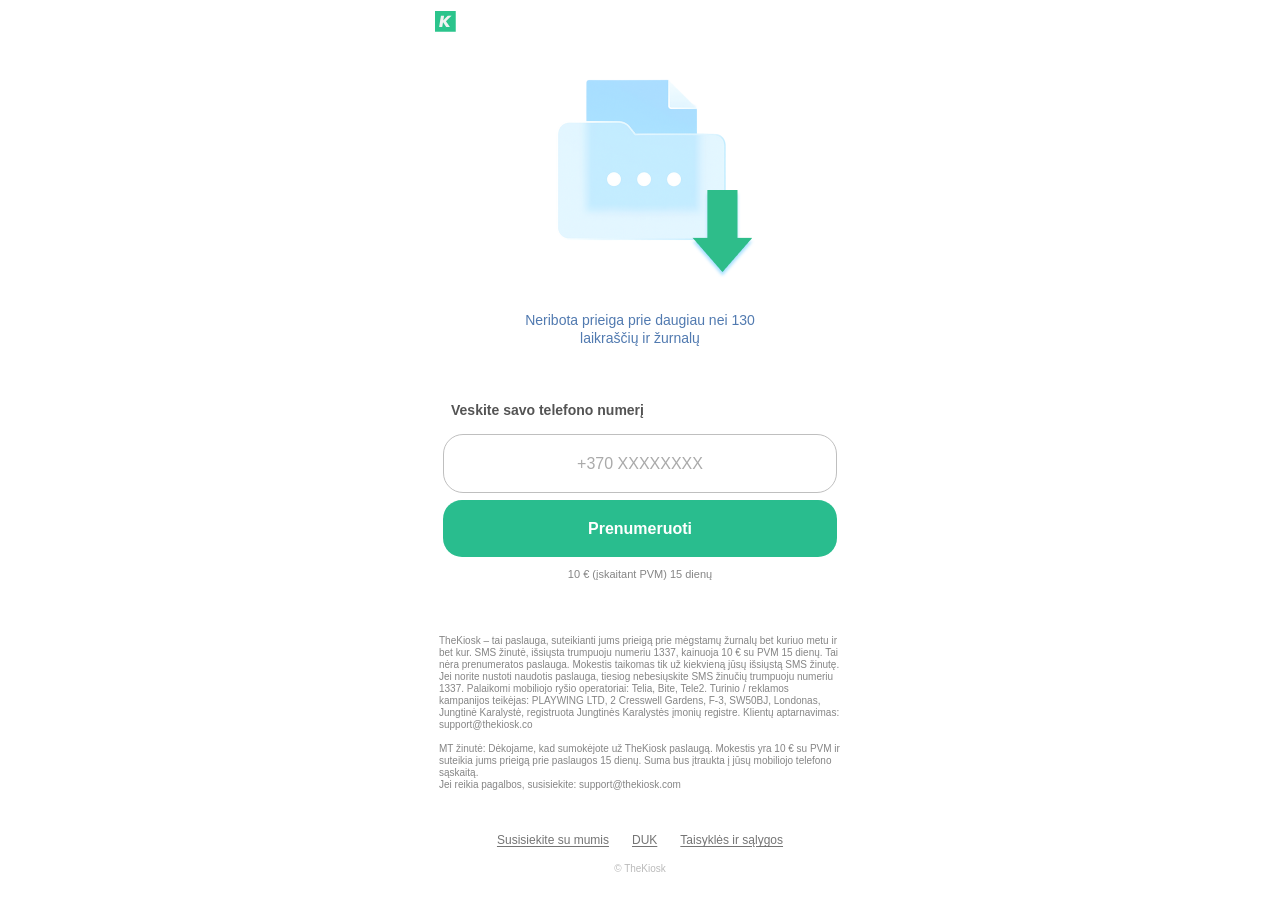
<file: index.html>
<!doctype html>
<html lang="lt"><head><meta charset="utf-8"><meta name="viewport" content="width=device-width, initial-scale=1"><meta name="theme-color" content="#29bd8e"><title>The Kiosk | Žurnalai</title><link rel="icon" href="Kiosk%20LOGO_FILL.jpg"><link rel="stylesheet" href="styles.css"></head><body><div class="landing"><header class="landing-header"><a href="index.html" aria-label="The Kiosk – pradinis puslapis"><img src="Kiosk%20LOGO_FILL.jpg" width="21" height="21" alt="The Kiosk"></a></header><main><img class="hero" src="IMG.png" alt=""><h1>Neribota prieiga prie daugiau nei 130<br class="wide-break"> laikraščių ir žurnalų</h1><form id="subscribe-form"><label for="msisdn">Veskite savo telefono numerį</label><input id="msisdn" name="msisdn" type="tel" inputmode="tel" autocomplete="tel" placeholder="+370 XXXXXXXX" aria-describedby="phone-error price" required><p id="phone-error" class="field-error" role="alert" hidden>Įveskite galiojantį Lietuvos mobiliojo telefono numerį: +370 ir 8 skaitmenys.</p><button type="submit">Prenumeruoti</button><p id="price" class="price">10 € (įskaitant PVM) 15 dienų</p></form><div class="disclaimer"><p>TheKiosk – tai paslauga, suteikianti jums prieigą prie mėgstamų žurnalų bet kuriuo metu ir bet kur. SMS žinutė, išsiųsta trumpuoju numeriu 1337, kainuoja 10 € su PVM 15 dienų. Tai nėra prenumeratos paslauga. Mokestis taikomas tik už kiekvieną jūsų išsiųstą SMS žinutę. Jei norite nustoti naudotis paslauga, tiesiog nebesiųskite SMS žinučių trumpuoju numeriu 1337. Palaikomi mobiliojo ryšio operatoriai: Telia, Bite, Tele2. Turinio / reklamos kampanijos teikėjas: PLAYWING LTD, 2 Cresswell Gardens, F-3, SW50BJ, Londonas, Jungtinė Karalystė, registruota Jungtinės Karalystės įmonių registre. Klientų aptarnavimas: <a href="mailto:support@thekiosk.co">support@thekiosk.co</a></p><p>MT žinutė: Dėkojame, kad sumokėjote už TheKiosk paslaugą. Mokestis yra 10 € su PVM ir suteikia jums prieigą prie paslaugos 15 dienų. Suma bus įtraukta į jūsų mobiliojo telefono sąskaitą.<br>Jei reikia pagalbos, susisiekite: <a href="mailto:support@thekiosk.com">support@thekiosk.com</a></p></div></main><footer class="footer"><nav aria-label="Informacija ir pagalba"><a href="contact.html">Susisiekite su mumis</a><a href="faq.html">DUK</a><a href="terms.html">Taisyklės ir sąlygos</a></nav><p>© TheKiosk</p></footer></div><script src="script.js"></script></body></html>
</file>
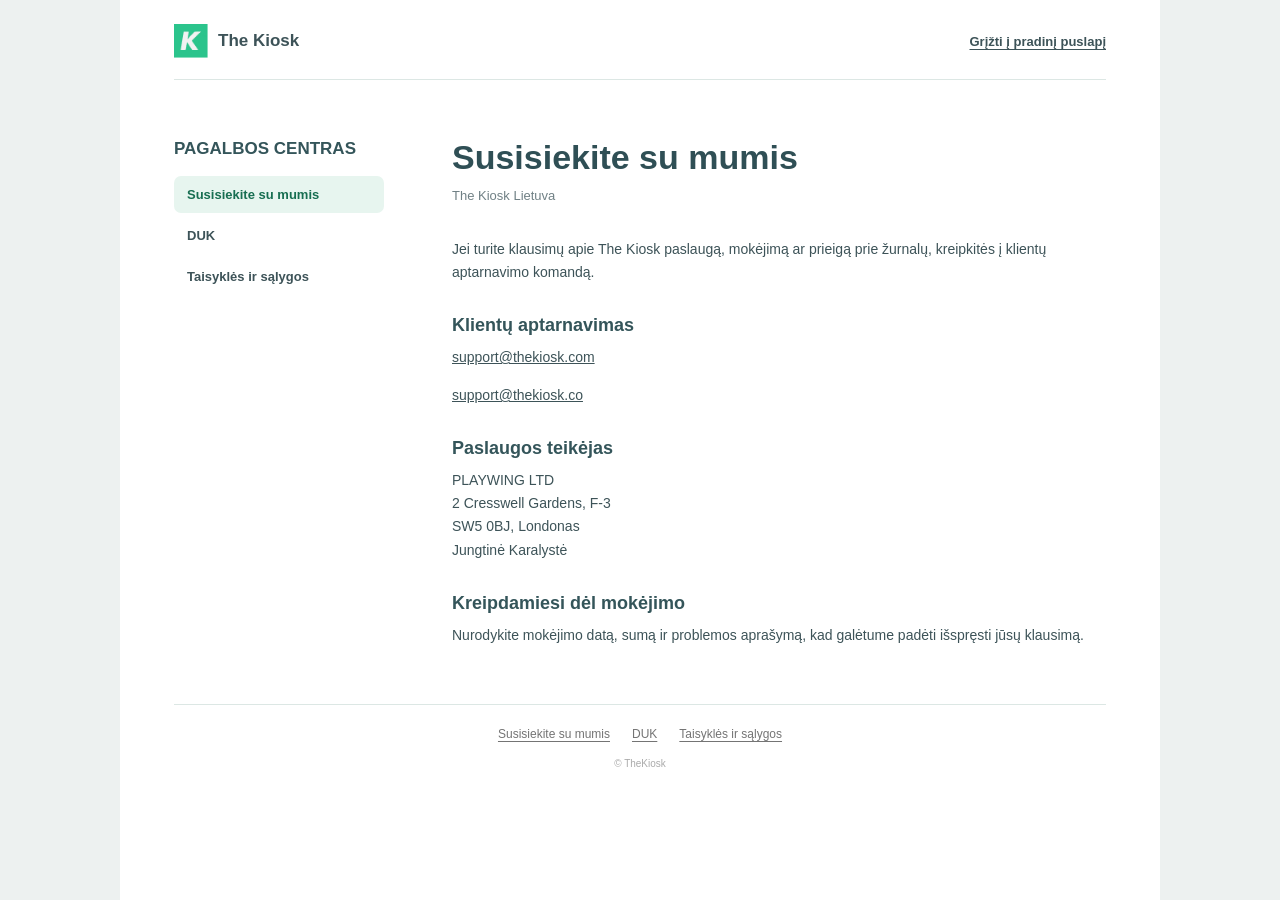
<file: contact.html>
<!doctype html><html lang="lt"><head><meta charset="utf-8"><meta name="viewport" content="width=device-width, initial-scale=1"><meta name="theme-color" content="#29bd8e"><title>Susisiekite su mumis | The Kiosk</title><link rel="icon" href="Kiosk%20LOGO_FILL.jpg"><link rel="stylesheet" href="legal.css"></head><body><div class="legal-page"><header class="legal-header"><a class="legal-brand" href="index.html"><img src="Kiosk%20LOGO_FILL.jpg" width="34" height="34" alt="">The Kiosk</a><a class="back" href="index.html">Grįžti į pradinį puslapį</a></header><div class="legal-layout"><aside class="side"><h2>PAGALBOS CENTRAS</h2><nav aria-label="Pagalbos centras"><a href="contact.html" class="active" aria-current="page">Susisiekite su mumis</a><a href="faq.html">DUK</a><a href="terms.html">Taisyklės ir sąlygos</a></nav></aside><main class="content"><h1>Susisiekite su mumis</h1><p class="updated">The Kiosk Lietuva</p><p>Jei turite klausimų apie The Kiosk paslaugą, mokėjimą ar prieigą prie žurnalų, kreipkitės į klientų aptarnavimo komandą.</p><h2>Klientų aptarnavimas</h2><p><a class="email" href="mailto:support@thekiosk.com">support@thekiosk.com</a></p><p><a href="mailto:support@thekiosk.co">support@thekiosk.co</a></p><h2>Paslaugos teikėjas</h2><p>PLAYWING LTD<br>2 Cresswell Gardens, F-3<br>SW5 0BJ, Londonas<br>Jungtinė Karalystė</p><h2>Kreipdamiesi dėl mokėjimo</h2><p>Nurodykite mokėjimo datą, sumą ir problemos aprašymą, kad galėtume padėti išspręsti jūsų klausimą.</p></main></div><footer class="footer"><nav aria-label="Informacija ir pagalba"><a href="contact.html">Susisiekite su mumis</a><a href="faq.html">DUK</a><a href="terms.html">Taisyklės ir sąlygos</a></nav><p>© TheKiosk</p></footer></div></body></html>
</file>
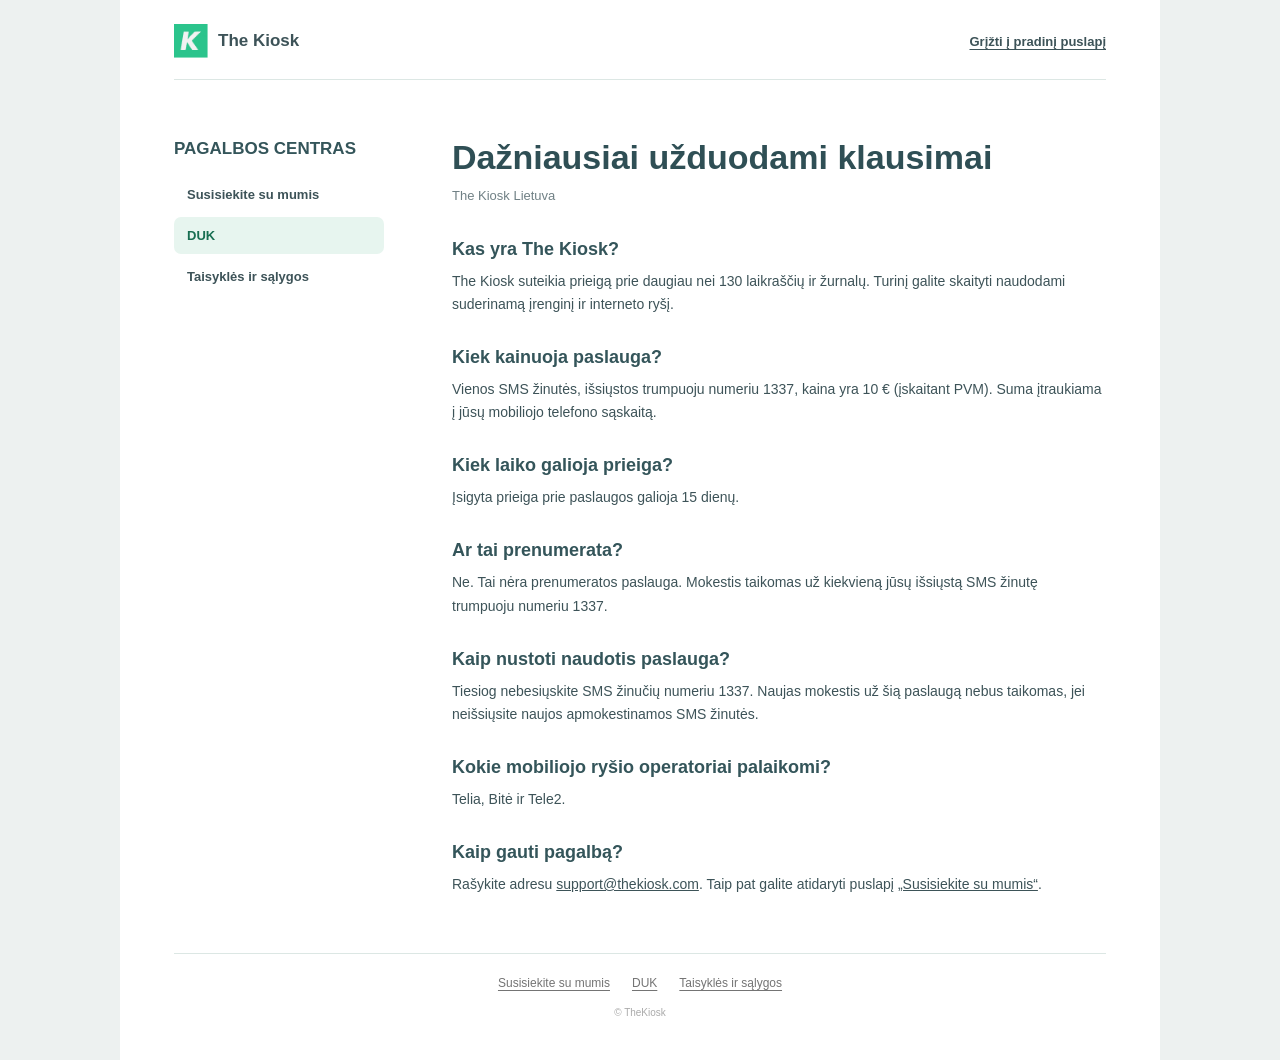
<file: faq.html>
<!doctype html><html lang="lt"><head><meta charset="utf-8"><meta name="viewport" content="width=device-width, initial-scale=1"><meta name="theme-color" content="#29bd8e"><title>Dažniausiai užduodami klausimai | The Kiosk</title><link rel="icon" href="Kiosk%20LOGO_FILL.jpg"><link rel="stylesheet" href="legal.css"></head><body><div class="legal-page"><header class="legal-header"><a class="legal-brand" href="index.html"><img src="Kiosk%20LOGO_FILL.jpg" width="34" height="34" alt="">The Kiosk</a><a class="back" href="index.html">Grįžti į pradinį puslapį</a></header><div class="legal-layout"><aside class="side"><h2>PAGALBOS CENTRAS</h2><nav aria-label="Pagalbos centras"><a href="contact.html">Susisiekite su mumis</a><a href="faq.html" class="active" aria-current="page">DUK</a><a href="terms.html">Taisyklės ir sąlygos</a></nav></aside><main class="content"><h1>Dažniausiai užduodami klausimai</h1><p class="updated">The Kiosk Lietuva</p><h2>Kas yra The Kiosk?</h2><p>The Kiosk suteikia prieigą prie daugiau nei 130 laikraščių ir žurnalų. Turinį galite skaityti naudodami suderinamą įrenginį ir interneto ryšį.</p><h2>Kiek kainuoja paslauga?</h2><p>Vienos SMS žinutės, išsiųstos trumpuoju numeriu 1337, kaina yra 10 € (įskaitant PVM). Suma įtraukiama į jūsų mobiliojo telefono sąskaitą.</p><h2>Kiek laiko galioja prieiga?</h2><p>Įsigyta prieiga prie paslaugos galioja 15 dienų.</p><h2>Ar tai prenumerata?</h2><p>Ne. Tai nėra prenumeratos paslauga. Mokestis taikomas už kiekvieną jūsų išsiųstą SMS žinutę trumpuoju numeriu 1337.</p><h2>Kaip nustoti naudotis paslauga?</h2><p>Tiesiog nebesiųskite SMS žinučių numeriu 1337. Naujas mokestis už šią paslaugą nebus taikomas, jei neišsiųsite naujos apmokestinamos SMS žinutės.</p><h2>Kokie mobiliojo ryšio operatoriai palaikomi?</h2><p>Telia, Bitė ir Tele2.</p><h2>Kaip gauti pagalbą?</h2><p>Rašykite adresu <a href="mailto:support@thekiosk.com">support@thekiosk.com</a>. Taip pat galite atidaryti puslapį <a href="contact.html">„Susisiekite su mumis“</a>.</p></main></div><footer class="footer"><nav aria-label="Informacija ir pagalba"><a href="contact.html">Susisiekite su mumis</a><a href="faq.html">DUK</a><a href="terms.html">Taisyklės ir sąlygos</a></nav><p>© TheKiosk</p></footer></div></body></html>
</file>
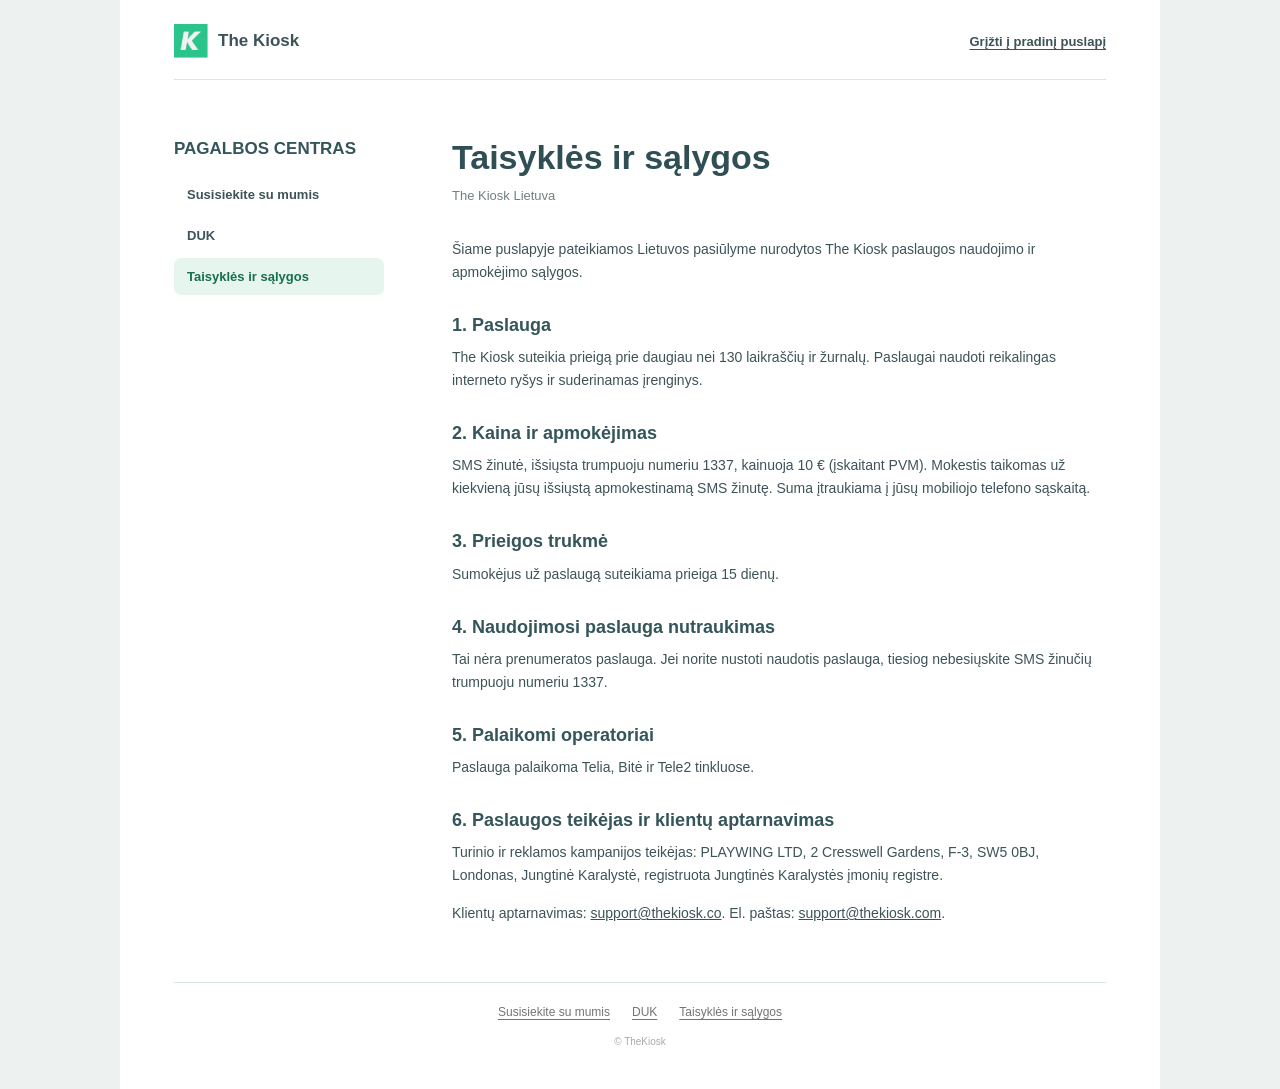
<file: terms.html>
<!doctype html><html lang="lt"><head><meta charset="utf-8"><meta name="viewport" content="width=device-width, initial-scale=1"><meta name="theme-color" content="#29bd8e"><title>Taisyklės ir sąlygos | The Kiosk</title><link rel="icon" href="Kiosk%20LOGO_FILL.jpg"><link rel="stylesheet" href="legal.css"></head><body><div class="legal-page"><header class="legal-header"><a class="legal-brand" href="index.html"><img src="Kiosk%20LOGO_FILL.jpg" width="34" height="34" alt="">The Kiosk</a><a class="back" href="index.html">Grįžti į pradinį puslapį</a></header><div class="legal-layout"><aside class="side"><h2>PAGALBOS CENTRAS</h2><nav aria-label="Pagalbos centras"><a href="contact.html">Susisiekite su mumis</a><a href="faq.html">DUK</a><a href="terms.html" class="active" aria-current="page">Taisyklės ir sąlygos</a></nav></aside><main class="content"><h1>Taisyklės ir sąlygos</h1><p class="updated">The Kiosk Lietuva</p><p>Šiame puslapyje pateikiamos Lietuvos pasiūlyme nurodytos The Kiosk paslaugos naudojimo ir apmokėjimo sąlygos.</p><h2>1. Paslauga</h2><p>The Kiosk suteikia prieigą prie daugiau nei 130 laikraščių ir žurnalų. Paslaugai naudoti reikalingas interneto ryšys ir suderinamas įrenginys.</p><h2>2. Kaina ir apmokėjimas</h2><p>SMS žinutė, išsiųsta trumpuoju numeriu 1337, kainuoja 10 € (įskaitant PVM). Mokestis taikomas už kiekvieną jūsų išsiųstą apmokestinamą SMS žinutę. Suma įtraukiama į jūsų mobiliojo telefono sąskaitą.</p><h2>3. Prieigos trukmė</h2><p>Sumokėjus už paslaugą suteikiama prieiga 15 dienų.</p><h2>4. Naudojimosi paslauga nutraukimas</h2><p>Tai nėra prenumeratos paslauga. Jei norite nustoti naudotis paslauga, tiesiog nebesiųskite SMS žinučių trumpuoju numeriu 1337.</p><h2>5. Palaikomi operatoriai</h2><p>Paslauga palaikoma Telia, Bitė ir Tele2 tinkluose.</p><h2>6. Paslaugos teikėjas ir klientų aptarnavimas</h2><p>Turinio ir reklamos kampanijos teikėjas: PLAYWING LTD, 2 Cresswell Gardens, F-3, SW5 0BJ, Londonas, Jungtinė Karalystė, registruota Jungtinės Karalystės įmonių registre.</p><p>Klientų aptarnavimas: <a href="mailto:support@thekiosk.co">support@thekiosk.co</a>. El. paštas: <a href="mailto:support@thekiosk.com">support@thekiosk.com</a>.</p></main></div><footer class="footer"><nav aria-label="Informacija ir pagalba"><a href="contact.html">Susisiekite su mumis</a><a href="faq.html">DUK</a><a href="terms.html">Taisyklės ir sąlygos</a></nav><p>© TheKiosk</p></footer></div></body></html>
</file>
<file: styles.css>
:root{--green:#29bd8e;--ink:#545454;--muted:#858585;--line:#bfbfbf}*{box-sizing:border-box}body{margin:0;background:#fff;color:var(--ink);font-family:Arial,Helvetica,sans-serif}a{color:inherit}a:focus-visible,button:focus-visible,input:focus-visible{outline:3px solid #176d58;outline-offset:3px}.landing{width:100%;max-width:430px;min-height:100vh;margin:0 auto;padding:11px 18px 8px}.landing-header{position:relative;z-index:1;margin-left:-8px;height:21px}.landing-header img{display:block;object-fit:contain}.hero{display:block;width:calc(100% + 36px);max-width:none;height:auto;margin:-32px -18px 0}.landing h1{margin:9px 0 0;color:#517ab0;text-align:center;font-size:14px;font-weight:400;line-height:18px}#subscribe-form{margin-top:54px}#subscribe-form label{display:block;margin:0 8px 15px;font-size:14px;font-weight:600;line-height:18px}#msisdn{display:block;width:100%;height:59px;border:1px solid var(--line);border-radius:20px;background:white;color:#545454;font:16px Arial,Helvetica,sans-serif;text-align:center;padding:0 12px}#msisdn::placeholder{color:#aaa;opacity:1}#msisdn[aria-invalid=true]{border-color:#a12828}#subscribe-form button{display:block;width:100%;height:57px;margin-top:7px;border:0;border-radius:19px;background:var(--green);color:white;font:700 16px Arial,Helvetica,sans-serif;cursor:pointer}#subscribe-form button:hover{background:#22ab80}.price{margin:10px 0 0;color:var(--muted);text-align:center;font-size:11px;line-height:14px}.field-error{margin:7px 3px;color:#a12828;font-size:12px;line-height:17px}.disclaimer{margin:54px -4px 0;color:var(--muted);font-size:10px;line-height:12px}.disclaimer p{margin:0 0 12px}.disclaimer a{text-decoration:none;overflow-wrap:anywhere}.footer{margin-top:41px;text-align:center;color:#747474}.footer nav{display:flex;justify-content:center;align-items:center;gap:23px;flex-wrap:wrap}.footer nav a{font-size:12px;line-height:16px;text-decoration:underline;text-underline-offset:2px}.footer>p{margin:15px 0 0;color:#bababa;font-size:10px;line-height:12px}@media(min-width:700px){.landing{max-width:430px}.hero{width:375px;margin:-32px auto 0}.landing h1{margin-top:9px}}@media(max-width:340px){.footer nav{gap:14px}.footer nav a{font-size:11px}.wide-break{display:none}}
</file>
<file: legal.css>
:root { --brand:#32bf8c; --ink:#3d5358; --soft:#f4f8f7; --line:#dce7e4; }
* { box-sizing: border-box; }
html, body { min-height: 100%; margin: 0; }
body { color: var(--ink); background: #edf1f0; font-family: Arial, Helvetica, sans-serif; }
a { color: inherit; }
.legal-page { width: min(100%, 1040px); min-height: 100svh; margin: 0 auto; padding: 24px 54px 38px; background: #fff; }
.legal-header { display: flex; align-items: center; justify-content: space-between; gap: 18px; padding-bottom: 21px; border-bottom: 1px solid var(--line); }
.legal-brand { display: inline-flex; align-items: center; gap: 10px; color: var(--ink); font-size: 17px; font-weight: 700; text-decoration: none; }
.legal-brand img { width: 34px; height: 34px; object-fit: contain; }
.back { color: var(--ink); font-size: 13px; font-weight: 700; text-decoration: underline; text-underline-offset: 3px; }
.legal-layout { display: grid; grid-template-columns: 210px minmax(0, 1fr); gap: 68px; padding: 58px 0 42px; }
.side h2 { margin: 0 0 16px; font-size: 17px; }
.side nav { display: flex; flex-direction: column; gap: 4px; }
.side a { padding: 11px 13px; border-radius: 7px; font-size: 13px; font-weight: 600; text-decoration: none; }
.side a.active { background: #e7f5ef; color: #176e51; }
.side a:not(.active):hover { background: var(--soft); }
.content { max-width: 650px; }
h1 { margin: 0 0 9px; color: #2f4f55; font-size: 34px; line-height: 1.13; }
.updated { margin: 0 0 31px; color: #708085; font-size: 13px; }
h2 { margin: 30px 0 9px; color: #34555a; font-size: 18px; line-height: 1.28; }
p, li { font-size: 14px; line-height: 1.65; }
p { margin: 0 0 15px; }
ul { margin: 0 0 15px; padding-left: 20px; }
.contact-box { margin-top: 28px; padding: 17px 19px; border-radius: 11px; background: #eff9f5; font-size: 13px; line-height: 1.5; }
.legal-footer { padding-top: 22px; border-top: 1px solid var(--line); text-align: center; }
.legal-footer a { margin: 0 9px; font-size: 12px; font-weight: 700; text-decoration: underline; text-underline-offset: 3px; }
@media (max-width: 720px) {
  .legal-page { padding: 18px 21px 28px; }
  .legal-layout { display: block; padding: 32px 0 30px; }
  .side { margin: 0 -21px 29px; padding: 18px 21px; background: var(--soft); }
  .side h2 { margin-bottom: 11px; font-size: 15px; }
  .side nav { flex-direction: row; flex-wrap: wrap; gap: 5px; }
  .side a { padding: 8px 10px; font-size: 11px; }
  h1 { font-size: 25px; }
  h2 { margin-top: 24px; font-size: 16px; }
  p, li { font-size: 12px; line-height: 1.55; }
  .legal-brand { font-size: 15px; }
}
.footer{padding-top:22px;border-top:1px solid var(--line);text-align:center;color:#747474}.footer nav{display:flex;justify-content:center;gap:22px;flex-wrap:wrap}.footer a{font-size:12px;text-underline-offset:3px}.footer>p{margin:15px 0 0;color:#aaa;font-size:10px}.email{overflow-wrap:anywhere}
</file>
